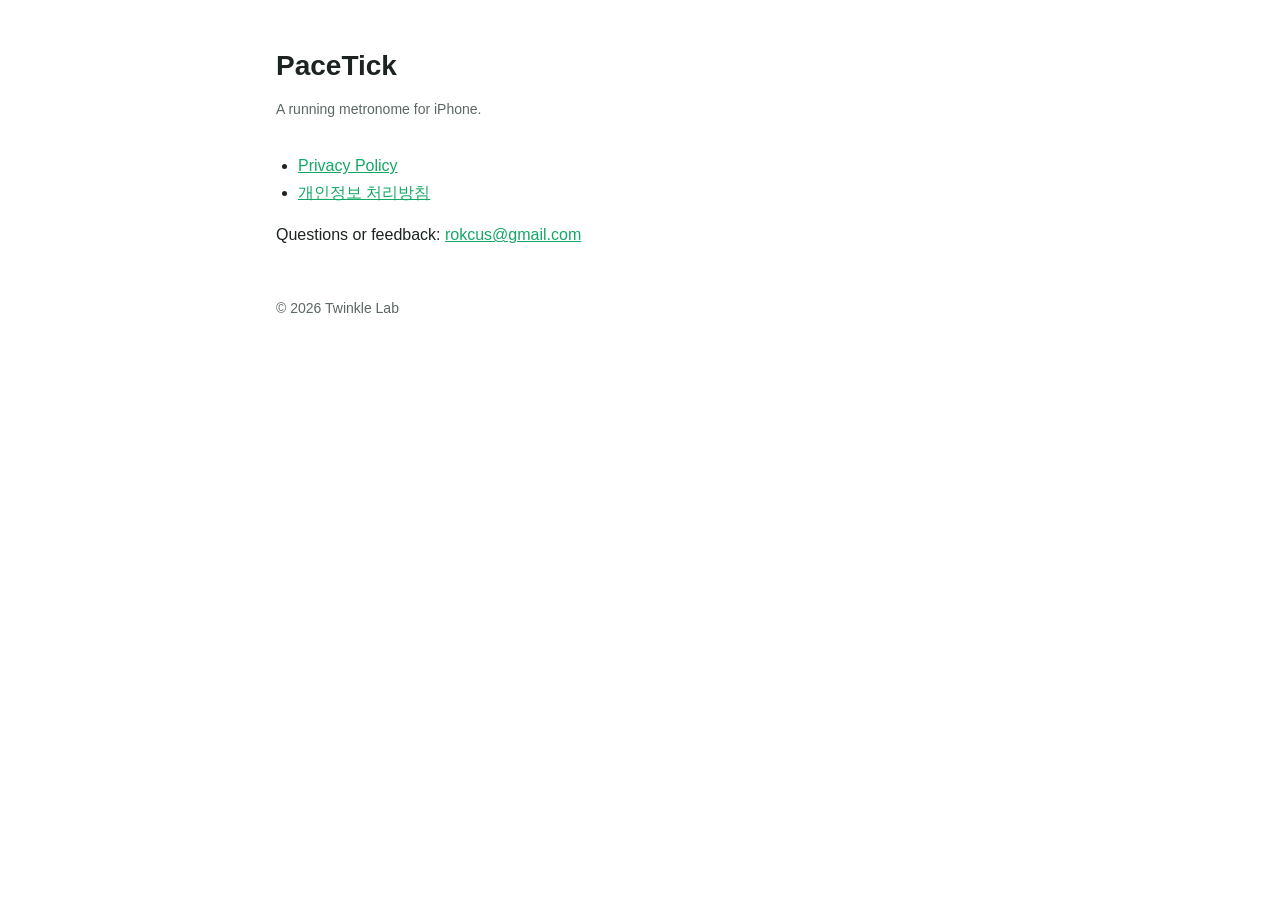
<file: index.html>
<!doctype html>
<html lang="en">
<head>
<meta charset="utf-8">
<meta name="viewport" content="width=device-width, initial-scale=1">
<title>PaceTick</title>
<meta name="description" content="PaceTick, a running metronome for iPhone.">
<link rel="stylesheet" href="style.css">
</head>
<body>
<main>
<header>
  <h1>PaceTick</h1>
  <p class="meta">A running metronome for iPhone.</p>
</header>
<ul>
  <li><a href="privacy.html">Privacy Policy</a></li>
  <li><a href="privacy-ko.html" hreflang="ko">개인정보 처리방침</a></li>
</ul>
<p>Questions or feedback: <a href="mailto:rokcus@gmail.com">rokcus@gmail.com</a></p>
<footer>© 2026 Twinkle Lab</footer>
</main>
</body>
</html>
</file>
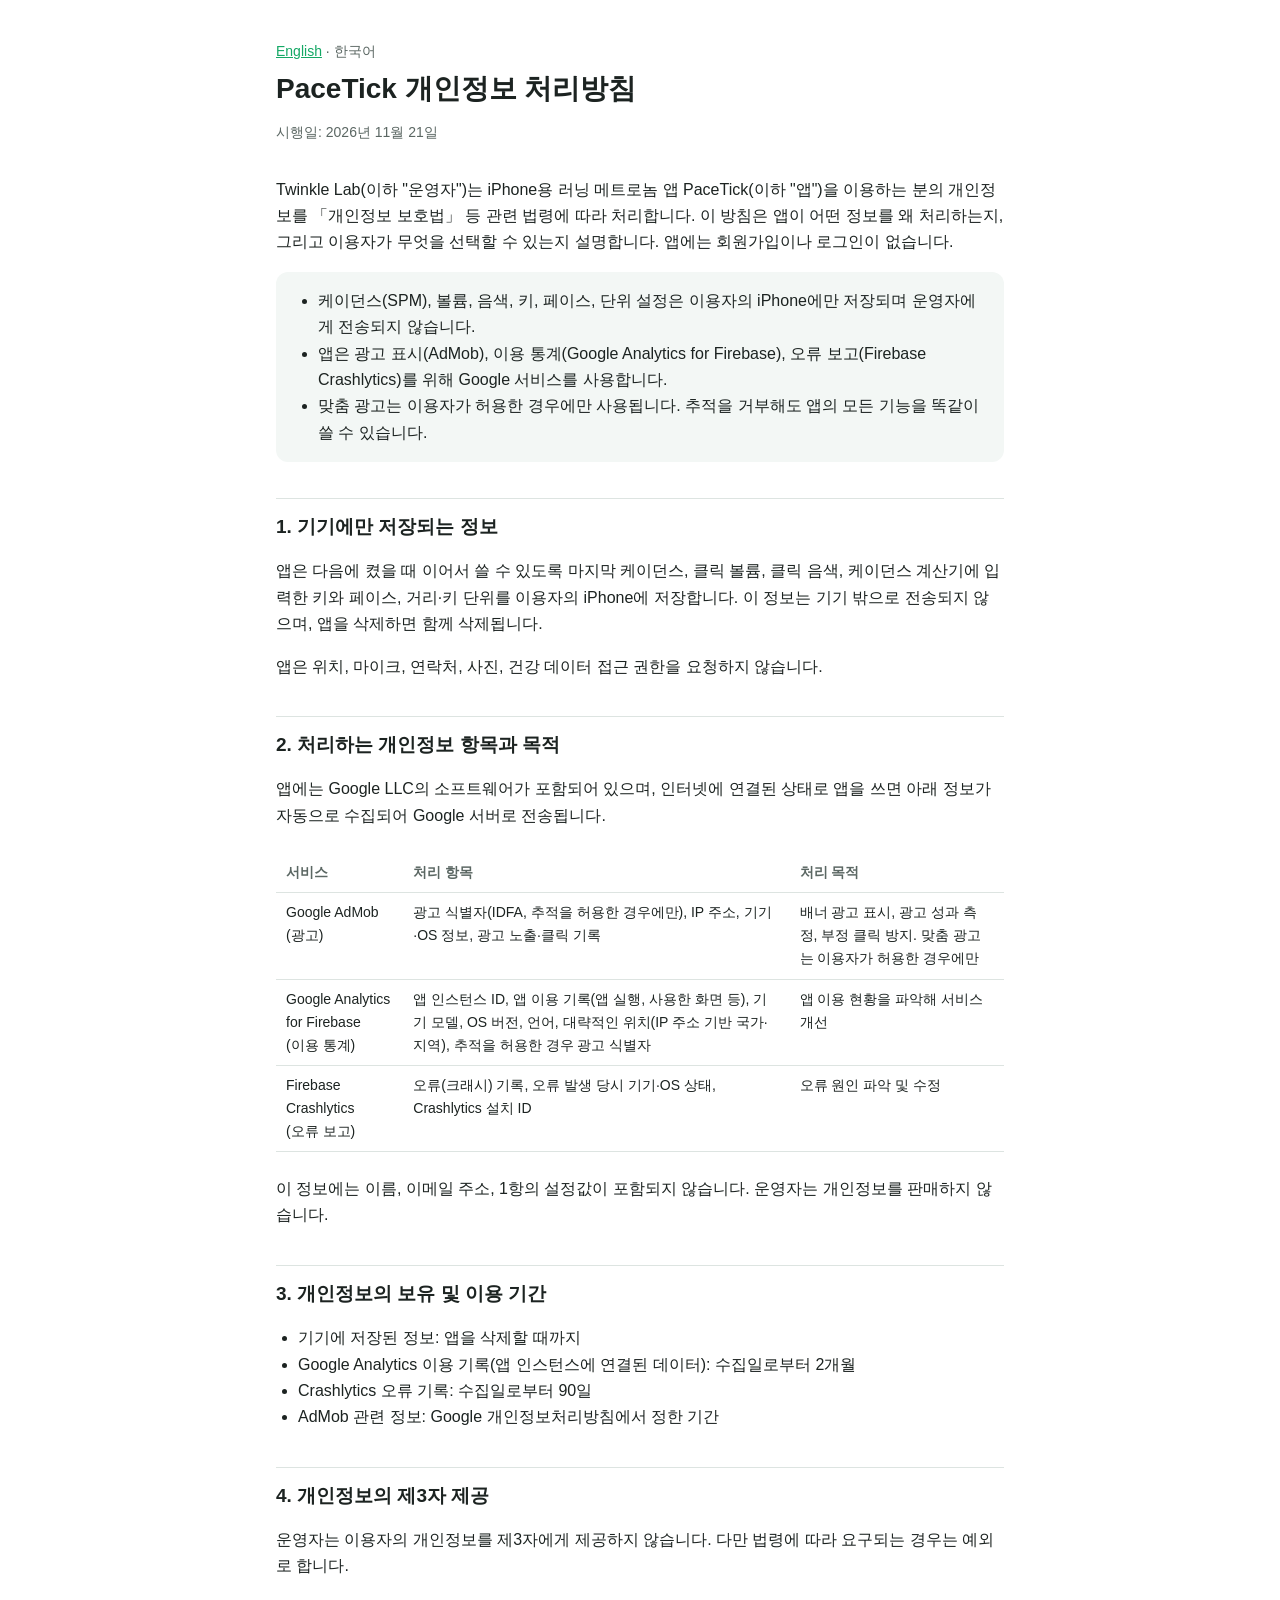
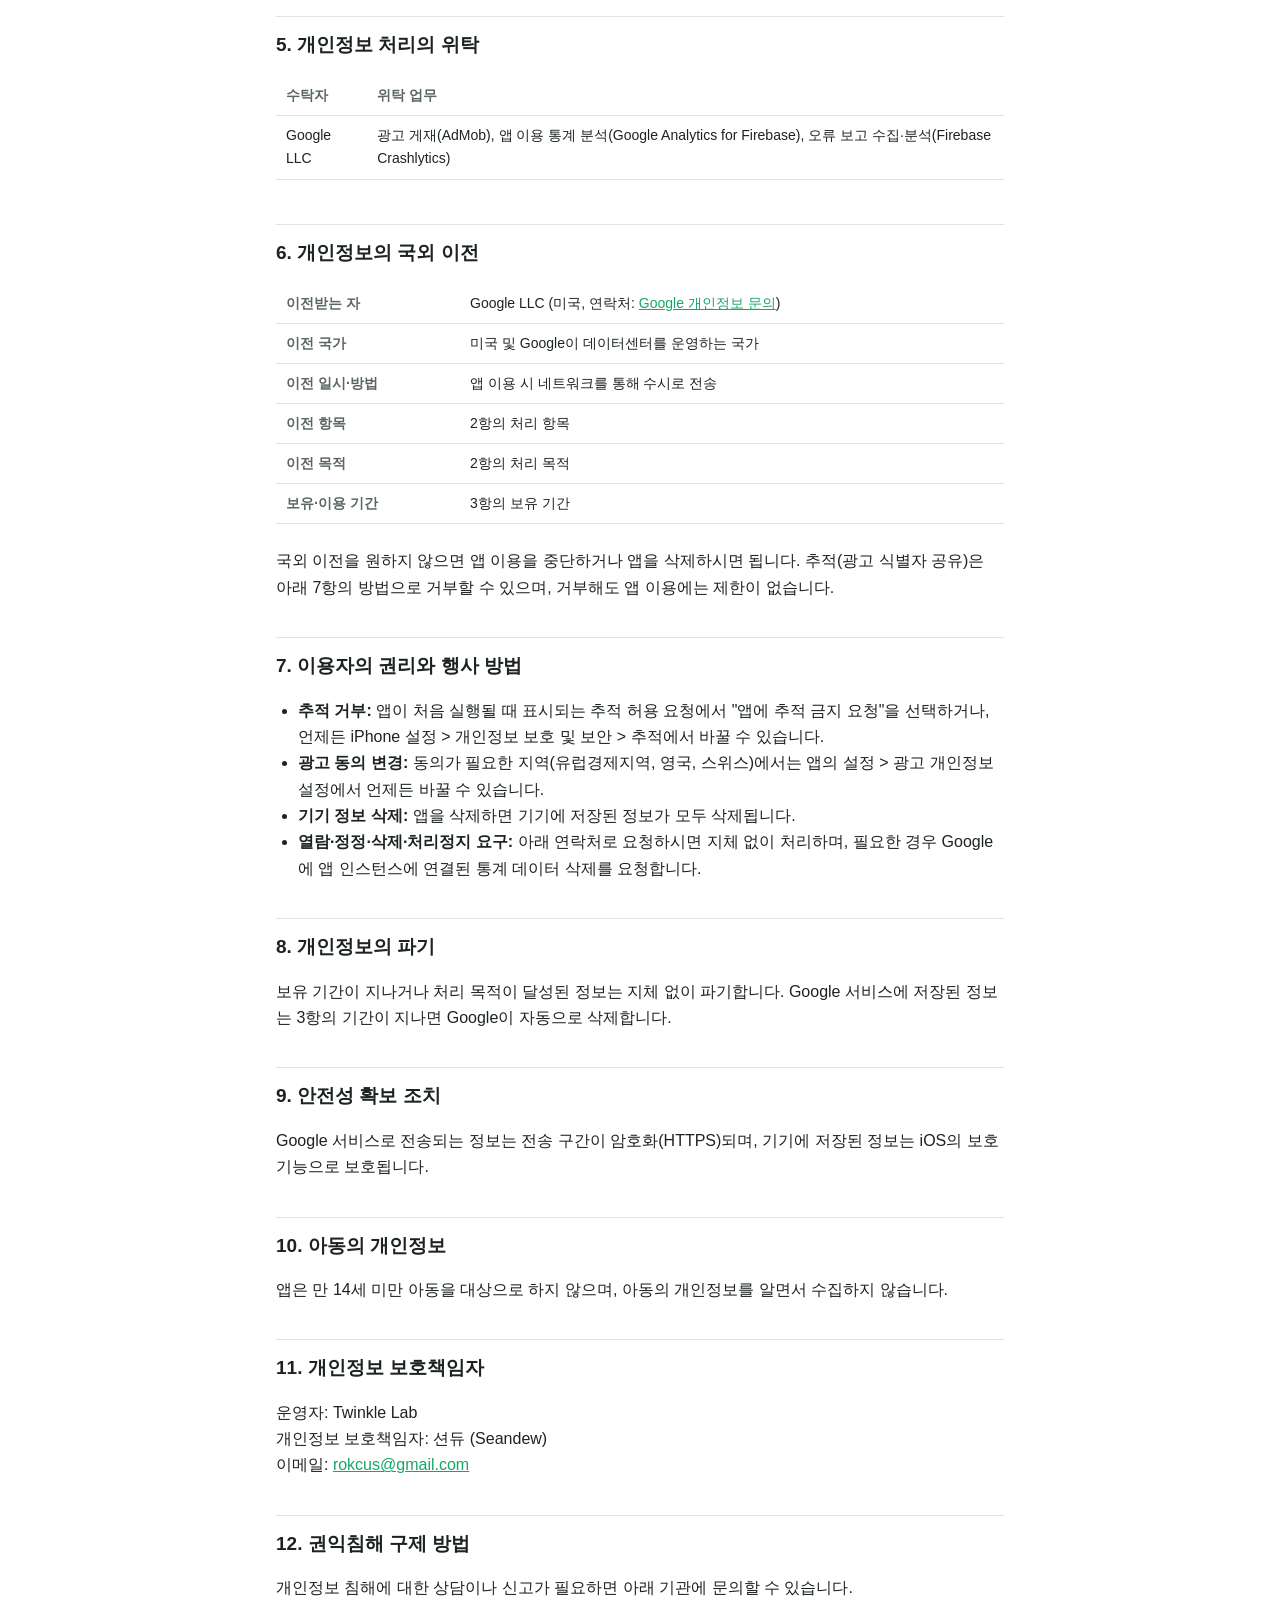
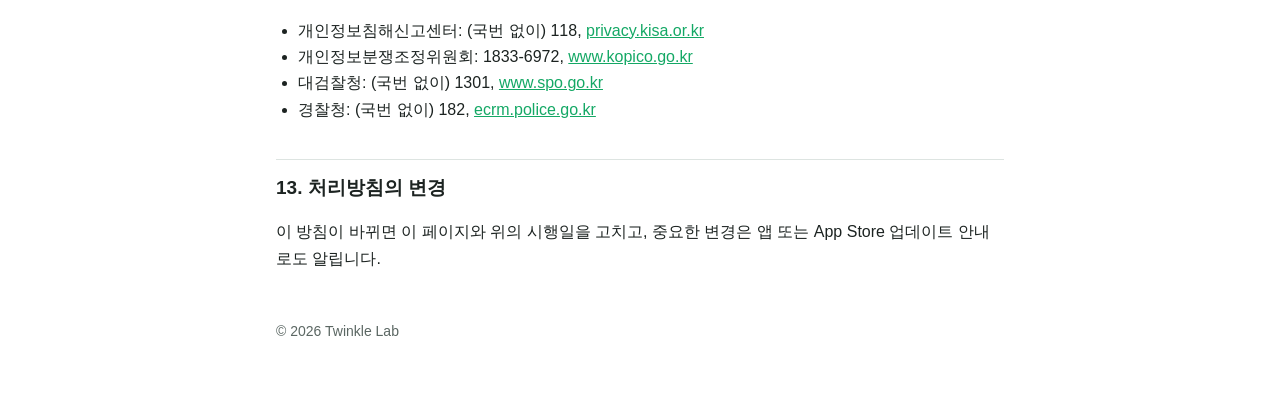
<file: privacy-ko.html>
<!doctype html>
<html lang="ko">
<head>
<meta charset="utf-8">
<meta name="viewport" content="width=device-width, initial-scale=1">
<title>PaceTick 개인정보 처리방침</title>
<meta name="description" content="러닝 메트로놈 앱 PaceTick의 개인정보 처리방침입니다.">
<link rel="stylesheet" href="style.css">
</head>
<body>
<main>
<header>
  <div class="lang"><a href="privacy.html" hreflang="en">English</a> · 한국어</div>
  <h1>PaceTick 개인정보 처리방침</h1>
  <p class="meta">시행일: 2026년 11월 21일</p>
</header>

<p>Twinkle Lab(이하 "운영자")는 iPhone용 러닝 메트로놈 앱 PaceTick(이하 "앱")을 이용하는 분의 개인정보를 「개인정보 보호법」 등 관련 법령에 따라 처리합니다. 이 방침은 앱이 어떤 정보를 왜 처리하는지, 그리고 이용자가 무엇을 선택할 수 있는지 설명합니다. 앱에는 회원가입이나 로그인이 없습니다.</p>

<div class="summary">
  <ul>
    <li>케이던스(SPM), 볼륨, 음색, 키, 페이스, 단위 설정은 이용자의 iPhone에만 저장되며 운영자에게 전송되지 않습니다.</li>
    <li>앱은 광고 표시(AdMob), 이용 통계(Google Analytics for Firebase), 오류 보고(Firebase Crashlytics)를 위해 Google 서비스를 사용합니다.</li>
    <li>맞춤 광고는 이용자가 허용한 경우에만 사용됩니다. 추적을 거부해도 앱의 모든 기능을 똑같이 쓸 수 있습니다.</li>
  </ul>
</div>

<h2>1. 기기에만 저장되는 정보</h2>
<p>앱은 다음에 켰을 때 이어서 쓸 수 있도록 마지막 케이던스, 클릭 볼륨, 클릭 음색, 케이던스 계산기에 입력한 키와 페이스, 거리·키 단위를 이용자의 iPhone에 저장합니다. 이 정보는 기기 밖으로 전송되지 않으며, 앱을 삭제하면 함께 삭제됩니다.</p>
<p>앱은 위치, 마이크, 연락처, 사진, 건강 데이터 접근 권한을 요청하지 않습니다.</p>

<h2>2. 처리하는 개인정보 항목과 목적</h2>
<p>앱에는 Google LLC의 소프트웨어가 포함되어 있으며, 인터넷에 연결된 상태로 앱을 쓰면 아래 정보가 자동으로 수집되어 Google 서버로 전송됩니다.</p>
<div class="table-wrap">
<table>
  <thead><tr><th>서비스</th><th>처리 항목</th><th>처리 목적</th></tr></thead>
  <tbody>
    <tr>
      <td>Google AdMob<br>(광고)</td>
      <td>광고 식별자(IDFA, 추적을 허용한 경우에만), IP 주소, 기기·OS 정보, 광고 노출·클릭 기록</td>
      <td>배너 광고 표시, 광고 성과 측정, 부정 클릭 방지. 맞춤 광고는 이용자가 허용한 경우에만</td>
    </tr>
    <tr>
      <td>Google Analytics for Firebase<br>(이용 통계)</td>
      <td>앱 인스턴스 ID, 앱 이용 기록(앱 실행, 사용한 화면 등), 기기 모델, OS 버전, 언어, 대략적인 위치(IP 주소 기반 국가·지역), 추적을 허용한 경우 광고 식별자</td>
      <td>앱 이용 현황을 파악해 서비스 개선</td>
    </tr>
    <tr>
      <td>Firebase Crashlytics<br>(오류 보고)</td>
      <td>오류(크래시) 기록, 오류 발생 당시 기기·OS 상태, Crashlytics 설치 ID</td>
      <td>오류 원인 파악 및 수정</td>
    </tr>
  </tbody>
</table>
</div>
<p>이 정보에는 이름, 이메일 주소, 1항의 설정값이 포함되지 않습니다. 운영자는 개인정보를 판매하지 않습니다.</p>

<h2>3. 개인정보의 보유 및 이용 기간</h2>
<ul>
  <li>기기에 저장된 정보: 앱을 삭제할 때까지</li>
  <li>Google Analytics 이용 기록(앱 인스턴스에 연결된 데이터): 수집일로부터 2개월</li>
  <li>Crashlytics 오류 기록: 수집일로부터 90일</li>
  <li>AdMob 관련 정보: Google 개인정보처리방침에서 정한 기간</li>
</ul>

<h2>4. 개인정보의 제3자 제공</h2>
<p>운영자는 이용자의 개인정보를 제3자에게 제공하지 않습니다. 다만 법령에 따라 요구되는 경우는 예외로 합니다.</p>

<h2>5. 개인정보 처리의 위탁</h2>
<div class="table-wrap">
<table>
  <thead><tr><th>수탁자</th><th>위탁 업무</th></tr></thead>
  <tbody>
    <tr><td>Google LLC</td><td>광고 게재(AdMob), 앱 이용 통계 분석(Google Analytics for Firebase), 오류 보고 수집·분석(Firebase Crashlytics)</td></tr>
  </tbody>
</table>
</div>

<h2>6. 개인정보의 국외 이전</h2>
<div class="table-wrap">
<table>
  <tbody>
    <tr><th>이전받는 자</th><td>Google LLC (미국, 연락처: <a href="https://support.google.com/policies/contact/general_privacy_form">Google 개인정보 문의</a>)</td></tr>
    <tr><th>이전 국가</th><td>미국 및 Google이 데이터센터를 운영하는 국가</td></tr>
    <tr><th>이전 일시·방법</th><td>앱 이용 시 네트워크를 통해 수시로 전송</td></tr>
    <tr><th>이전 항목</th><td>2항의 처리 항목</td></tr>
    <tr><th>이전 목적</th><td>2항의 처리 목적</td></tr>
    <tr><th>보유·이용 기간</th><td>3항의 보유 기간</td></tr>
  </tbody>
</table>
</div>
<p>국외 이전을 원하지 않으면 앱 이용을 중단하거나 앱을 삭제하시면 됩니다. 추적(광고 식별자 공유)은 아래 7항의 방법으로 거부할 수 있으며, 거부해도 앱 이용에는 제한이 없습니다.</p>

<h2>7. 이용자의 권리와 행사 방법</h2>
<ul>
  <li><strong>추적 거부:</strong> 앱이 처음 실행될 때 표시되는 추적 허용 요청에서 "앱에 추적 금지 요청"을 선택하거나, 언제든 iPhone 설정 &gt; 개인정보 보호 및 보안 &gt; 추적에서 바꿀 수 있습니다.</li>
  <li><strong>광고 동의 변경:</strong> 동의가 필요한 지역(유럽경제지역, 영국, 스위스)에서는 앱의 설정 &gt; 광고 개인정보 설정에서 언제든 바꿀 수 있습니다.</li>
  <li><strong>기기 정보 삭제:</strong> 앱을 삭제하면 기기에 저장된 정보가 모두 삭제됩니다.</li>
  <li><strong>열람·정정·삭제·처리정지 요구:</strong> 아래 연락처로 요청하시면 지체 없이 처리하며, 필요한 경우 Google에 앱 인스턴스에 연결된 통계 데이터 삭제를 요청합니다.</li>
</ul>

<h2>8. 개인정보의 파기</h2>
<p>보유 기간이 지나거나 처리 목적이 달성된 정보는 지체 없이 파기합니다. Google 서비스에 저장된 정보는 3항의 기간이 지나면 Google이 자동으로 삭제합니다.</p>

<h2>9. 안전성 확보 조치</h2>
<p>Google 서비스로 전송되는 정보는 전송 구간이 암호화(HTTPS)되며, 기기에 저장된 정보는 iOS의 보호 기능으로 보호됩니다.</p>

<h2>10. 아동의 개인정보</h2>
<p>앱은 만 14세 미만 아동을 대상으로 하지 않으며, 아동의 개인정보를 알면서 수집하지 않습니다.</p>

<h2>11. 개인정보 보호책임자</h2>
<p>운영자: Twinkle Lab<br>
개인정보 보호책임자: 션듀 (Seandew)<br>
이메일: <a href="mailto:rokcus@gmail.com">rokcus@gmail.com</a></p>

<h2>12. 권익침해 구제 방법</h2>
<p>개인정보 침해에 대한 상담이나 신고가 필요하면 아래 기관에 문의할 수 있습니다.</p>
<ul>
  <li>개인정보침해신고센터: (국번 없이) 118, <a href="https://privacy.kisa.or.kr">privacy.kisa.or.kr</a></li>
  <li>개인정보분쟁조정위원회: 1833-6972, <a href="https://www.kopico.go.kr">www.kopico.go.kr</a></li>
  <li>대검찰청: (국번 없이) 1301, <a href="https://www.spo.go.kr">www.spo.go.kr</a></li>
  <li>경찰청: (국번 없이) 182, <a href="https://ecrm.police.go.kr">ecrm.police.go.kr</a></li>
</ul>

<h2>13. 처리방침의 변경</h2>
<p>이 방침이 바뀌면 이 페이지와 위의 시행일을 고치고, 중요한 변경은 앱 또는 App Store 업데이트 안내로도 알립니다.</p>

<footer>© 2026 Twinkle Lab</footer>
</main>
</body>
</html>
</file>
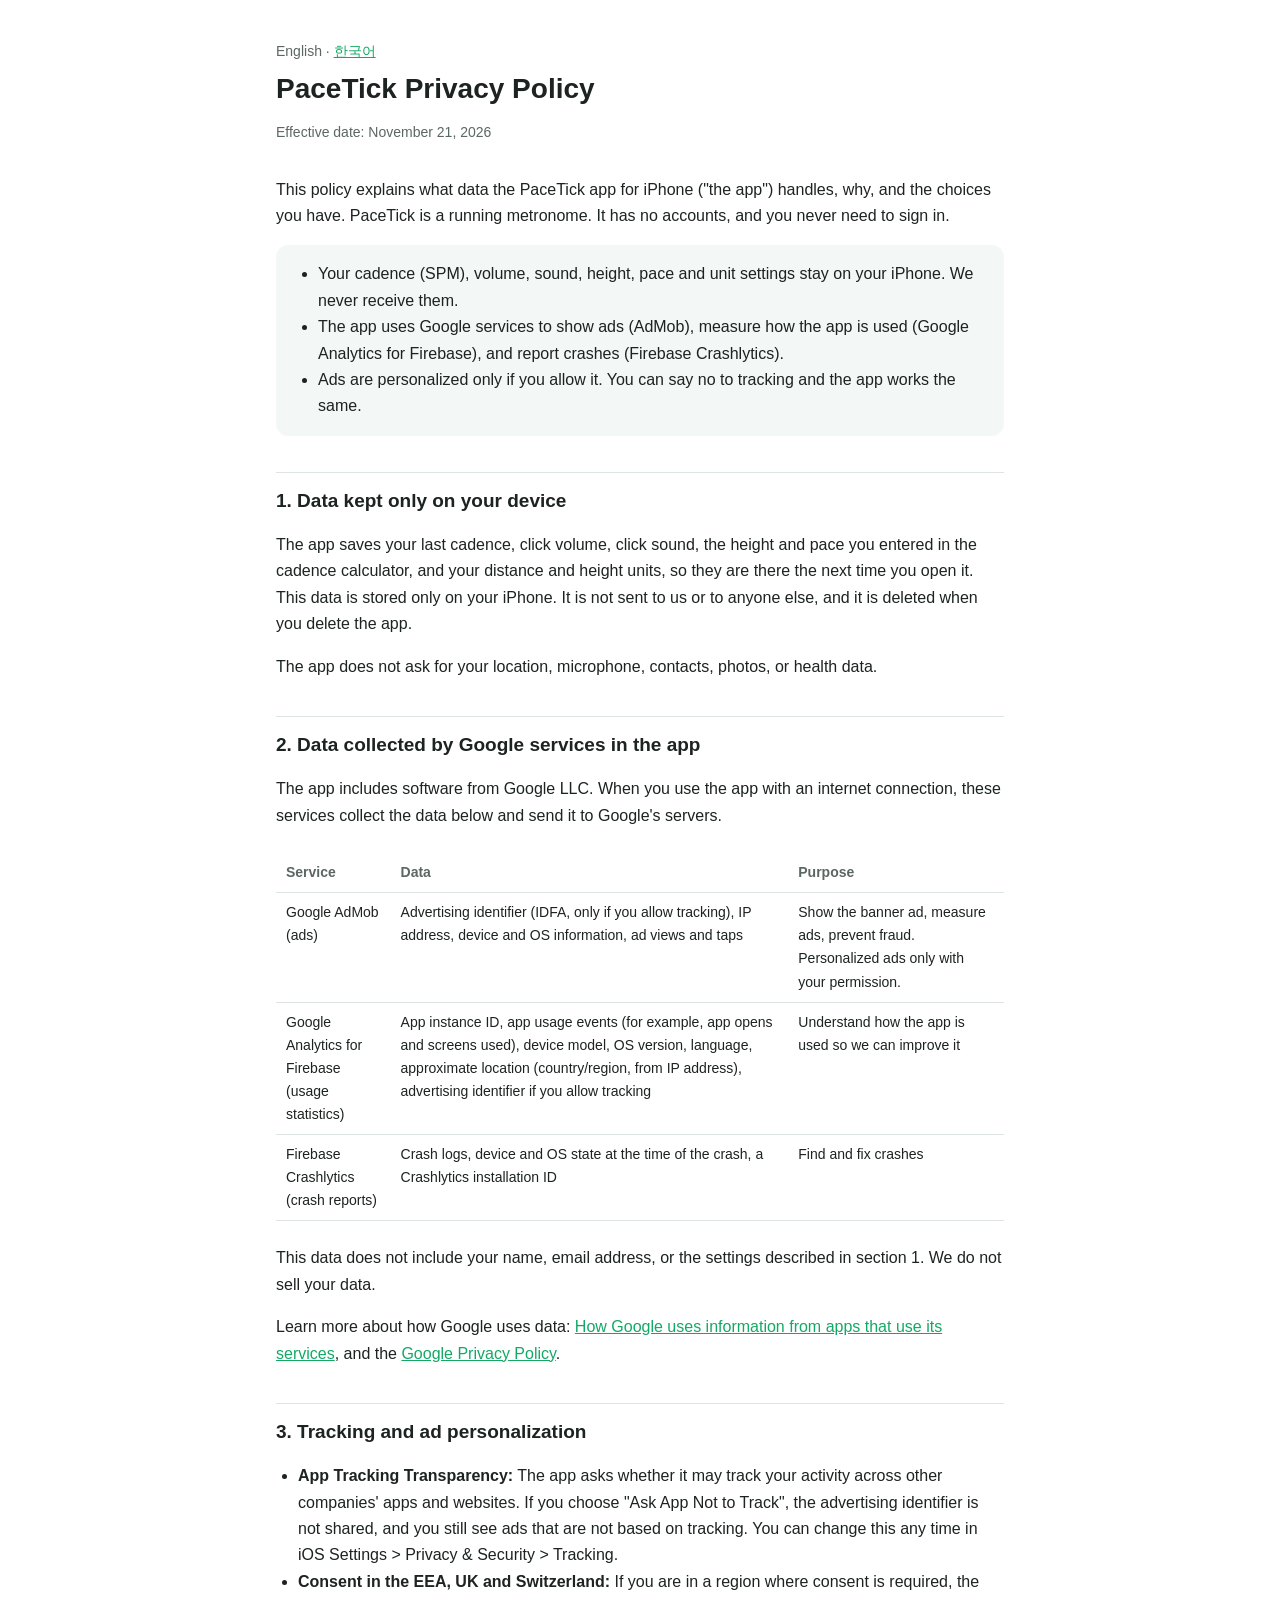
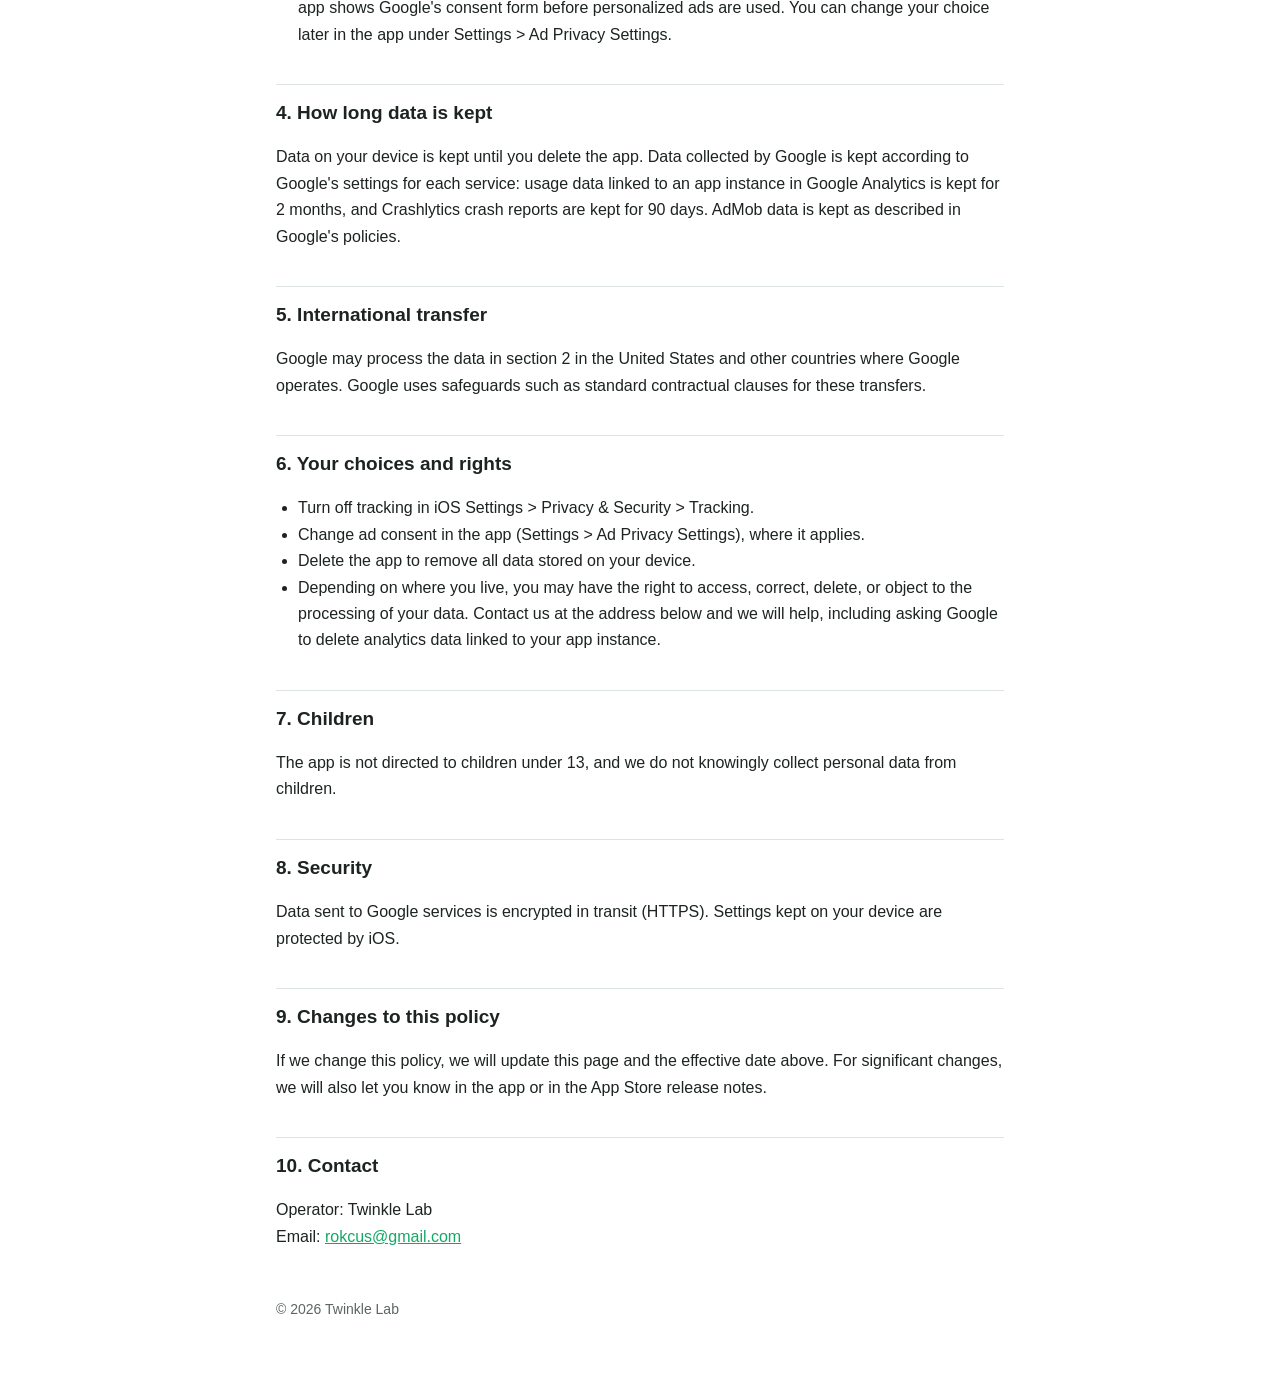
<file: privacy.html>
<!doctype html>
<html lang="en">
<head>
<meta charset="utf-8">
<meta name="viewport" content="width=device-width, initial-scale=1">
<title>PaceTick Privacy Policy</title>
<meta name="description" content="How the PaceTick running metronome app handles your data.">
<link rel="stylesheet" href="style.css">
</head>
<body>
<main>
<header>
  <div class="lang">English · <a href="privacy-ko.html" hreflang="ko">한국어</a></div>
  <h1>PaceTick Privacy Policy</h1>
  <p class="meta">Effective date: November 21, 2026</p>
</header>

<p>This policy explains what data the PaceTick app for iPhone ("the app") handles, why, and the choices you have. PaceTick is a running metronome. It has no accounts, and you never need to sign in.</p>

<div class="summary">
  <ul>
    <li>Your cadence (SPM), volume, sound, height, pace and unit settings stay on your iPhone. We never receive them.</li>
    <li>The app uses Google services to show ads (AdMob), measure how the app is used (Google Analytics for Firebase), and report crashes (Firebase Crashlytics).</li>
    <li>Ads are personalized only if you allow it. You can say no to tracking and the app works the same.</li>
  </ul>
</div>

<h2>1. Data kept only on your device</h2>
<p>The app saves your last cadence, click volume, click sound, the height and pace you entered in the cadence calculator, and your distance and height units, so they are there the next time you open it. This data is stored only on your iPhone. It is not sent to us or to anyone else, and it is deleted when you delete the app.</p>
<p>The app does not ask for your location, microphone, contacts, photos, or health data.</p>

<h2>2. Data collected by Google services in the app</h2>
<p>The app includes software from Google LLC. When you use the app with an internet connection, these services collect the data below and send it to Google's servers.</p>
<div class="table-wrap">
<table>
  <thead><tr><th>Service</th><th>Data</th><th>Purpose</th></tr></thead>
  <tbody>
    <tr>
      <td>Google AdMob<br>(ads)</td>
      <td>Advertising identifier (IDFA, only if you allow tracking), IP address, device and OS information, ad views and taps</td>
      <td>Show the banner ad, measure ads, prevent fraud. Personalized ads only with your permission.</td>
    </tr>
    <tr>
      <td>Google Analytics for Firebase<br>(usage statistics)</td>
      <td>App instance ID, app usage events (for example, app opens and screens used), device model, OS version, language, approximate location (country/region, from IP address), advertising identifier if you allow tracking</td>
      <td>Understand how the app is used so we can improve it</td>
    </tr>
    <tr>
      <td>Firebase Crashlytics<br>(crash reports)</td>
      <td>Crash logs, device and OS state at the time of the crash, a Crashlytics installation ID</td>
      <td>Find and fix crashes</td>
    </tr>
  </tbody>
</table>
</div>
<p>This data does not include your name, email address, or the settings described in section 1. We do not sell your data.</p>
<p>Learn more about how Google uses data: <a href="https://policies.google.com/technologies/partner-sites">How Google uses information from apps that use its services</a>, and the <a href="https://policies.google.com/privacy">Google Privacy Policy</a>.</p>

<h2>3. Tracking and ad personalization</h2>
<ul>
  <li><strong>App Tracking Transparency:</strong> The app asks whether it may track your activity across other companies' apps and websites. If you choose "Ask App Not to Track", the advertising identifier is not shared, and you still see ads that are not based on tracking. You can change this any time in iOS Settings &gt; Privacy &amp; Security &gt; Tracking.</li>
  <li><strong>Consent in the EEA, UK and Switzerland:</strong> If you are in a region where consent is required, the app shows Google's consent form before personalized ads are used. You can change your choice later in the app under Settings &gt; Ad Privacy Settings.</li>
</ul>

<h2>4. How long data is kept</h2>
<p>Data on your device is kept until you delete the app. Data collected by Google is kept according to Google's settings for each service: usage data linked to an app instance in Google Analytics is kept for 2 months, and Crashlytics crash reports are kept for 90 days. AdMob data is kept as described in Google's policies.</p>

<h2>5. International transfer</h2>
<p>Google may process the data in section 2 in the United States and other countries where Google operates. Google uses safeguards such as standard contractual clauses for these transfers.</p>

<h2>6. Your choices and rights</h2>
<ul>
  <li>Turn off tracking in iOS Settings &gt; Privacy &amp; Security &gt; Tracking.</li>
  <li>Change ad consent in the app (Settings &gt; Ad Privacy Settings), where it applies.</li>
  <li>Delete the app to remove all data stored on your device.</li>
  <li>Depending on where you live, you may have the right to access, correct, delete, or object to the processing of your data. Contact us at the address below and we will help, including asking Google to delete analytics data linked to your app instance.</li>
</ul>

<h2>7. Children</h2>
<p>The app is not directed to children under 13, and we do not knowingly collect personal data from children.</p>

<h2>8. Security</h2>
<p>Data sent to Google services is encrypted in transit (HTTPS). Settings kept on your device are protected by iOS.</p>

<h2>9. Changes to this policy</h2>
<p>If we change this policy, we will update this page and the effective date above. For significant changes, we will also let you know in the app or in the App Store release notes.</p>

<h2>10. Contact</h2>
<p>Operator: Twinkle Lab<br>
Email: <a href="mailto:rokcus@gmail.com">rokcus@gmail.com</a></p>

<footer>© 2026 Twinkle Lab</footer>
</main>
</body>
</html>
</file>
<file: style.css>
:root {
  --bg: #ffffff;
  --text: #1c2321;
  --muted: #5b6763;
  --line: #dde4e1;
  --accent: #14a865;
  --panel: #f3f7f5;
}
@media (prefers-color-scheme: dark) {
  :root {
    --bg: #0e1513;
    --text: #e8eeeb;
    --muted: #9aa8a3;
    --line: #26322e;
    --accent: #34d67f;
    --panel: #16201d;
  }
}
* { box-sizing: border-box; }
body {
  margin: 0;
  background: var(--bg);
  color: var(--text);
  font: 16px/1.65 -apple-system, BlinkMacSystemFont, "Apple SD Gothic Neo", "Segoe UI", Roboto, sans-serif;
}
main { max-width: 760px; margin: 0 auto; padding: 40px 16px 64px; }
header { margin-bottom: 32px; }
.lang { font-size: 14px; color: var(--muted); }
.lang a { color: var(--accent); }
h1 { font-size: 28px; line-height: 1.3; margin: 8px 0 4px; }
h2 { font-size: 19px; margin: 36px 0 8px; padding-top: 12px; border-top: 1px solid var(--line); }
h3 { font-size: 16px; margin: 20px 0 4px; }
p, li { color: var(--text); }
.meta { color: var(--muted); font-size: 14px; }
a { color: var(--accent); }
ul { padding-left: 22px; }
.summary { background: var(--panel); border-radius: 12px; padding: 16px 20px; }
.summary ul { margin: 0; }
.table-wrap { overflow-x: auto; }
table { width: 100%; border-collapse: collapse; font-size: 14px; margin: 8px 0; }
th, td { text-align: left; vertical-align: top; padding: 8px 10px; border-bottom: 1px solid var(--line); }
th { color: var(--muted); font-weight: 600; }
footer { margin-top: 48px; color: var(--muted); font-size: 14px; }
</file>
